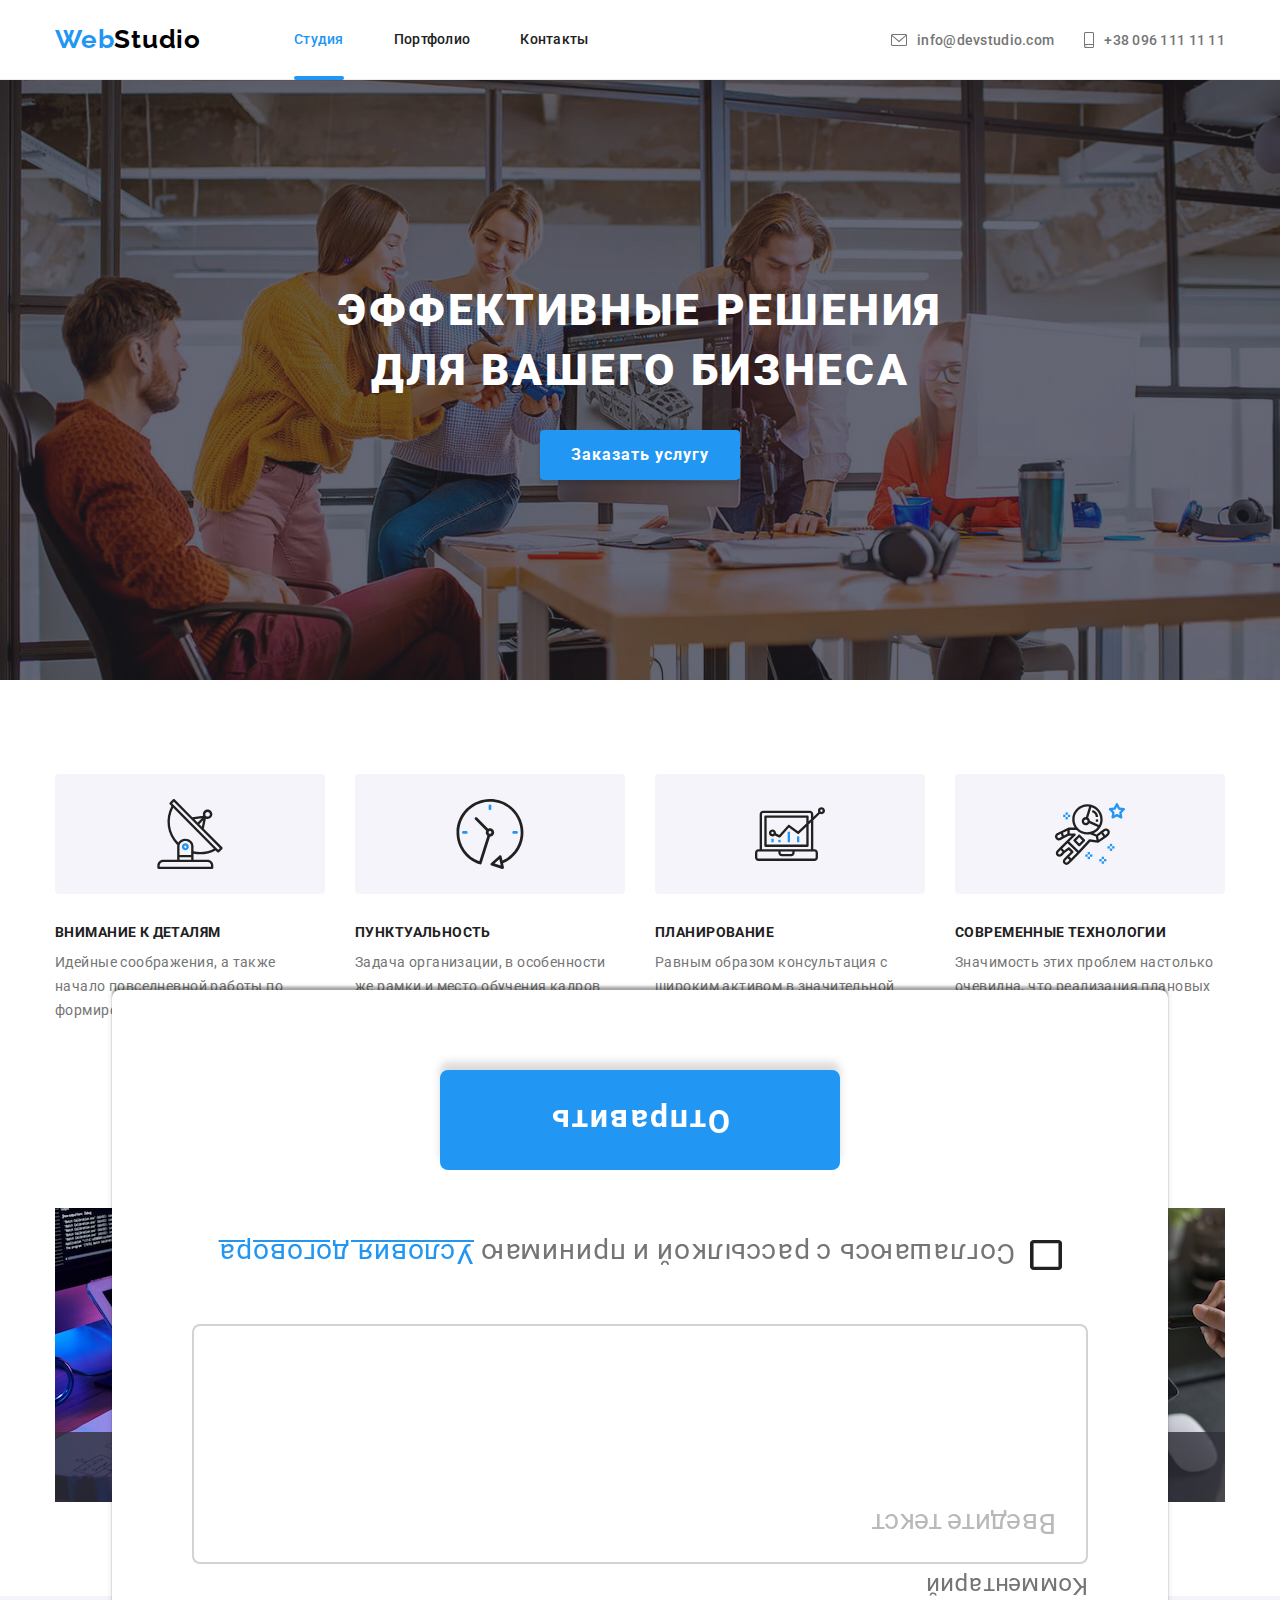
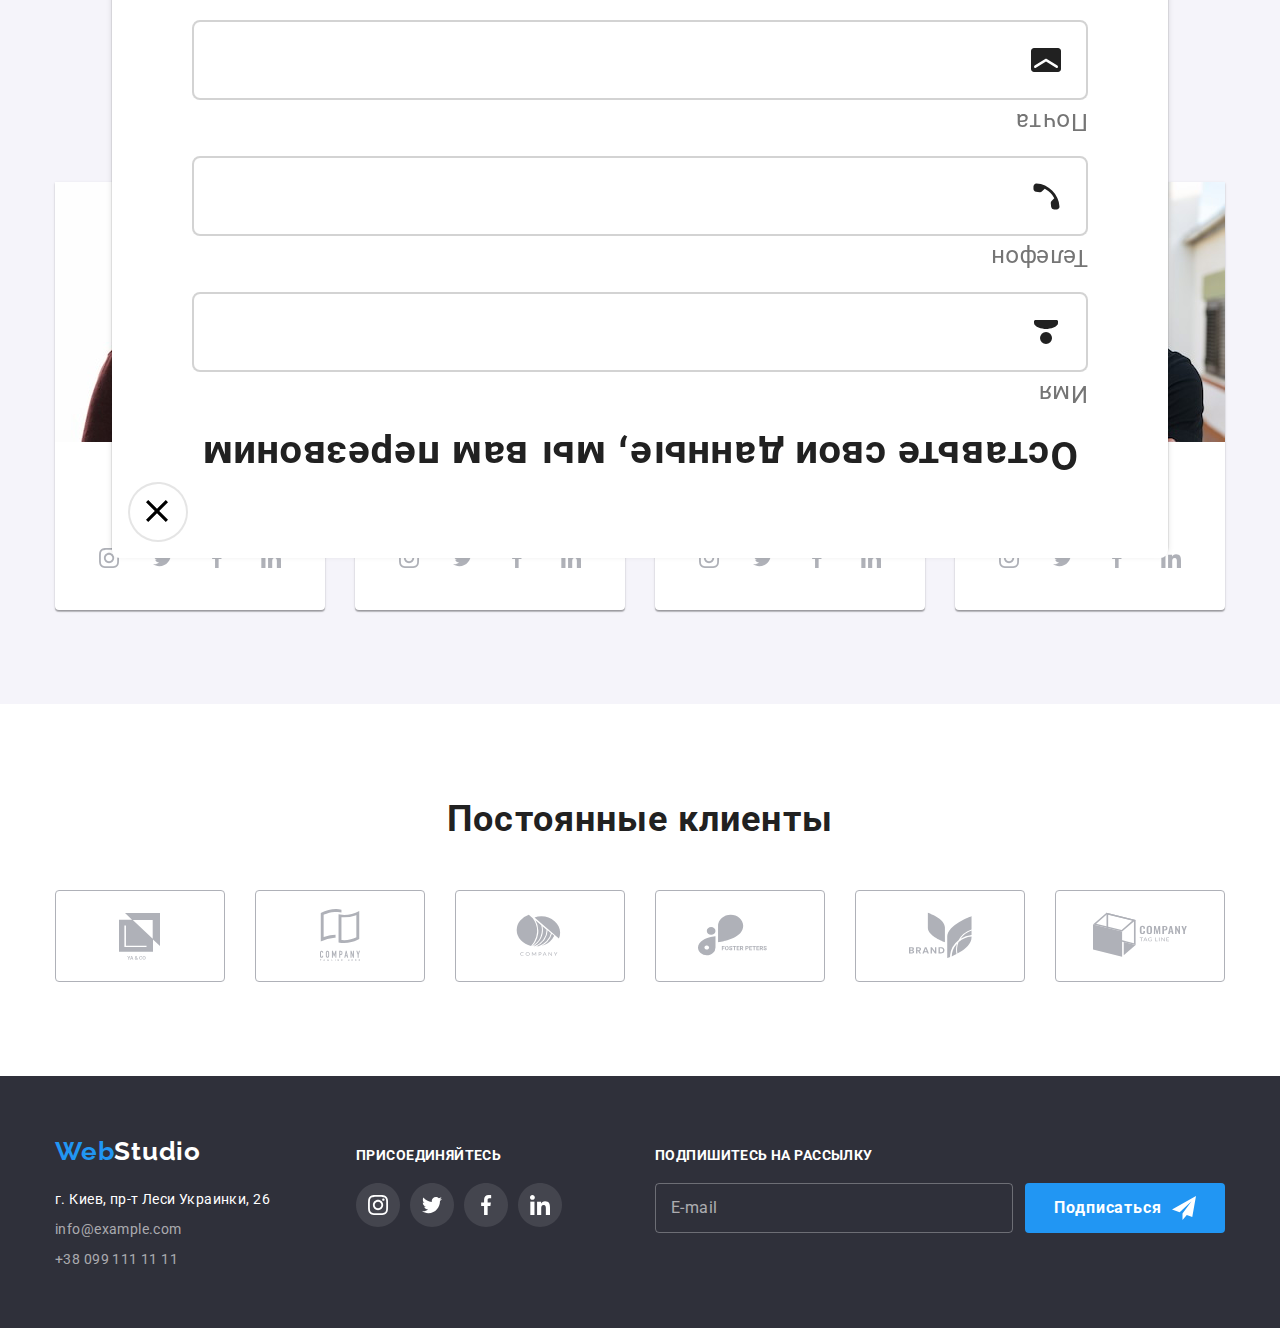
<file: index.html>
<!DOCTYPE html>
<html lang="ru">
  <head>
    <meta charset="UTF-8" />
    <meta http-equiv="X-UA-Compatible" content="IE=Edge" />
    <meta name="viewport" content="width=device-width, initial-scale=1.0" />
    <title>goit-markup-hw</title>
    <link rel="preconnect" href="https://fonts.googleapis.com" />
    <link rel="preconnect" href="https://fonts.gstatic.com" crossorigin />
    <link href="https://fonts.googleapis.com/css2?family=Raleway:wght@700&family=Roboto:wght@400;500;700;900&display=swap" rel="stylesheet" />
    <link rel="stylesheet" href="https://cdnjs.cloudflare.com/ajax/libs/modern-normalize/1.0.0/modern-normalize.min.css" />
    <link rel="stylesheet" href="css/main.min.css" />
  </head>

  <body>
    <!-- Header section -->
    <header class="header">
      <div class="container header__container">
        <a class="logo header__logo" href="#"> <span class="logo__part">Web</span>Studio</a>
        <div class="backdrop header__backdrop backdrop--hidden">
          <div class="header__modal-window modal-window header__modal-window--hidden" data-modal-window data-toggle-btn="data-toggle-mobile-menu" data-has-backdrop data-lock-body-scroll data-scroll-to="0">
            <nav class="main-menu header__main-menu">
              <ul class="main-menu__list">
                <li class="main-menu__item main-menu__item--selected">
                  <a class="main-menu__link" href="index.html">Студия</a>
                </li>
                <li class="main-menu__item">
                  <a class="main-menu__link" href="portfolio.html">Портфолио</a>
                </li>
                <li class="main-menu__item">
                  <a class="main-menu__link" href="contacts.html">Контакты</a>
                </li>
              </ul>
            </nav>
            <ul class="header__address-list">
              <li class="header__address-item">
                <a class="header__address-link header__address-link--appearance-email" href="mailto:info@devstudio.com">
                  <svg class="header__address-icon header__address-icon-envelope" width="16" height="12">
                    <use href="images/icons.svg#envelope" />
                  </svg>
                  info@devstudio.com
                </a>
              </li>
              <li class="header__address-item">
                <a class="header__address-link header__address-link--appearance-phone" href="tel:+380961111111">
                  <svg class="header__address-icon header__address-icon-phone" width="10" height="16">
                    <use href="images/icons.svg#smartphone" />
                  </svg>
                  +38&nbsp;096&nbsp;111&nbsp;11&nbsp;11
                </a>
              </li>
            </ul>
            <ul class="header__socials-list">
              <li class="header__socials-item">
                <a class="header__socials-link" href="">Instagram</a>
              </li>
              <li class="header__socials-item">
                <a class="header__socials-link" href="">Twitter</a>
              </li>
              <li class="header__socials-item">
                <a class="header__socials-link" href="">Facebook</a>
              </li>
              <li class="header__socials-item">
                <a class="header__socials-link" href="">LinkedIn</a>
              </li>
            </ul>
          </div>
        </div>
        <button class="header__mobile-menu-btn" data-toggle-mobile-menu>
          <svg class="header__mobile-menu-icon" width="40" height="40">
            <use href="images/icons.svg#header-menu-btn" />
          </svg>
        </button>
      </div>
    </header>

    <!-- Main section -->
    <main class="main-wrapper">
      <!-- Order section -->
      <section class="order">
        <h1 class="order__text">
          Эффективные решения<br />
          для вашего бизнеса
        </h1>
        <button class="button order__button" type="button" data-open-order-modal data-class-to-toggle="order_button">Заказать услугу</button>
      </section>
      <!-- Features section -->
      <section class="features section">
        <div class="container">
          <h2 class="title-h2 section__title-h2 hidden">Описание преимуществ</h2>
          <ul class="features__list wrappable">
            <li class="features__item">
              <div class="features__item-image-wrapper">
                <svg class="features__item-icon" width="70" height="70">
                  <use href="images/icons.svg#antenna" />
                </svg>
              </div>
              <h3 class="features__item-name">Внимание к деталям</h3>
              <p class="features__item-desc">Идейные соображения, а также начало повседневной работы по формированию позиции.</p>
            </li>
            <li class="features__item">
              <div class="features__item-image-wrapper">
                <svg class="features__item-icon" width="70" height="70">
                  <use href="images/icons.svg#clock" />
                </svg>
              </div>
              <h3 class="features__item-name">Пунктуальность</h3>
              <p class="features__item-desc">Задача организации, в особенности же рамки и место обучения кадров влечет за собой</p>
            </li>
            <li class="features__item">
              <div class="features__item-image-wrapper">
                <svg class="features__item-icon" width="70" height="70">
                  <use href="images/icons.svg#diagram" />
                </svg>
              </div>
              <h3 class="features__item-name">Планирование</h3>
              <p class="features__item-desc">Равным образом консультация с широким активом в значительной степени обуславливает.</p>
            </li>
            <li class="features__item">
              <div class="features__item-image-wrapper">
                <svg class="features__item-icon" width="70" height="70">
                  <use href="images/icons.svg#astronaut" />
                </svg>
              </div>
              <h3 class="features__item-name">Современные технологии</h3>
              <p class="features__item-desc">Значимость этих проблем настолько очевидна, что реализация плановых заданий.</p>
            </li>
          </ul>
        </div>
      </section>
      <!-- Targets section -->
      <section class="targets targets--no-padding-top section">
        <div class="container">
          <h2 class="title-h2 section__title-h2">Чем мы занимаемся</h2>
          <ul class="targets__list wrappable">
            <li class="targets__item">
              <img
                class="targets__img"
                srcset="images/370/about-us1.jpg 1x, images/740/about-us1.jpg 2x, images/about-us1.jpg 3x"
                src="images/about-us1.jpg"
                alt="Компьютеры 1"
              />
              <div class="targets__overlay">
                <p class="targets__desc">Десктопные приложения</p>
              </div>
            </li>
            <li class="targets__item">
              <img
                class="targets__img"
                srcset="images/370/about-us2.jpg 1x, images/740/about-us2.jpg 2x, images/about-us2.jpg 3x"
                src="images/about-us2.jpg"
                alt="Компьютеры 2"
              />
              <div class="targets__overlay">
                <p class="targets__desc">Мобильные приложения</p>
              </div>
            </li>
            <li class="targets__item">
              <img
                class="targets__img"
                srcset="images/370/about-us3.jpg 1x, images/740/about-us3.jpg 2x, images/about-us3.jpg 3x"
                src="images/about-us3.jpg"
                alt="Компьютеры 3"
              />
              <div class="targets__overlay">
                <p class="targets__desc">Дизайнерские решения</p>
              </div>
            </li>
          </ul>
        </div>
      </section>
      <!-- Team section -->
      <section class="team section">
        <div class="container">
          <h2 class="title-h2 section__title-h2">Наша команда</h2>
          <ul class="team__members wrappable">
            <li class="team-member">
              <!-- sizes="(min-width: 1200px) 270px, (min-width: 768px) 354px, (min-width: 480px) 450px, 900px" -->
                
              <img
                class="team-member__img"
                srcset="images/270/member1.jpg 270w, images/450/member1.jpg 450w , images/540/member1.jpg 540w, images/900/member1.jpg 900w, images/member1.jpg 1433w"
                sizes="(max-width: 300px) 270px, (max-width: 1199px) 450px, 270px"
                src="images/member1.jpg"
                alt="Игорь Демьяненко"
              />
              <div class="team-member__info">
                <h3 class="team-member__name">Игорь Демьяненко</h3>
                <p class="team-member__role">Product Designer</p>
                <ul class="socials">
                  <li class="socials__item">
                    <a class="socials__btn" href="">
                      <svg class="socials__btn-icon" width="44" height="44">
                        <use class="socials__btn-icon-res" href="images/icons.svg#instagram-btn" />
                      </svg>
                    </a>
                  </li>
                  <li class="socials__item">
                    <a class="socials__btn" href="">
                      <svg class="socials__btn-icon" width="44" height="44">
                        <use class="socials__btn-icon-res" href="images/icons.svg#twitter-btn" />
                      </svg>
                    </a>
                  </li>
                  <li class="socials__item">
                    <a class="socials__btn" href="">
                      <svg class="socials__btn-icon" width="44" height="44">
                        <use class="socials__btn-icon-res" href="images/icons.svg#facebook-btn" />
                      </svg>
                    </a>
                  </li>
                  <li class="socials__item">
                    <a class="socials__btn" href="">
                      <svg class="socials__btn-icon" width="44" height="44">
                        <use class="socials__btn-icon-res" href="images/icons.svg#linkedin-btn" />
                      </svg>
                    </a>
                  </li>
                </ul>
              </div>
            </li>
            <li class="team-member">
              <img
                class="team-member__img"
                srcset="images/270/member2.jpg 270w, images/450/member2.jpg 450w , images/540/member2.jpg 540w, images/900/member2.jpg 900w, images/member2.jpg 1433w"
                sizes="(max-width: 300px) 270px, (max-width: 1199px) 450px, 270px"
                src="images/member2.jpg"
                alt="Ольга Репина"
              />
              <div class="team-member__info">
                <h3 class="team-member__name">Ольга Репина</h3>
                <p class="team-member__role">Frontend Developer</p>
                <ul class="socials">
                  <li class="socials__item">
                    <a class="socials__btn" href="">
                      <svg class="socials__btn-icon" width="44" height="44">
                        <use class="socials__btn-icon-res" href="images/icons.svg#instagram-btn" />
                      </svg>
                    </a>
                  </li>
                  <li class="socials__item">
                    <a class="socials__btn" href="">
                      <svg class="socials__btn-icon" width="44" height="44">
                        <use class="socials__btn-icon-res" href="images/icons.svg#twitter-btn" />
                      </svg>
                    </a>
                  </li>
                  <li class="socials__item">
                    <a class="socials__btn" href="">
                      <svg class="socials__btn-icon" width="44" height="44">
                        <use class="socials__btn-icon-res" href="images/icons.svg#facebook-btn" />
                      </svg>
                    </a>
                  </li>
                  <li class="socials__item">
                    <a class="socials__btn" href="">
                      <svg class="socials__btn-icon" width="44" height="44">
                        <use class="socials__btn-icon-res" href="images/icons.svg#linkedin-btn" />
                      </svg>
                    </a>
                  </li>
                </ul>
              </div>
            </li>
            <li class="team-member">
              <img
                class="team-member__img"
                srcset="images/270/member3.jpg 270w, images/450/member3.jpg 450w , images/540/member3.jpg 540w, images/900/member3.jpg 900w, images/member3.jpg 1433w"
                sizes="(max-width: 300px) 270px, (max-width: 1199px) 450px, 270px"
                src="images/member3.jpg"
                alt="Николай Тарасов"
              />
              <div class="team-member__info">
                <h3 class="team-member__name">Николай Тарасов</h3>
                <p class="team-member__role">Marketing</p>
                <ul class="socials">
                  <li class="socials__item">
                    <a class="socials__btn" href="">
                      <svg class="socials__btn-icon" width="44" height="44">
                        <use class="socials__btn-icon-res" href="images/icons.svg#instagram-btn" />
                      </svg>
                    </a>
                  </li>
                  <li class="socials__item">
                    <a class="socials__btn" href="">
                      <svg class="socials__btn-icon" width="44" height="44">
                        <use class="socials__btn-icon-res" href="images/icons.svg#twitter-btn" />
                      </svg>
                    </a>
                  </li>
                  <li class="socials__item">
                    <a class="socials__btn" href="">
                      <svg class="socials__btn-icon" width="44" height="44">
                        <use class="socials__btn-icon-res" href="images/icons.svg#facebook-btn" />
                      </svg>
                    </a>
                  </li>
                  <li class="socials__item">
                    <a class="socials__btn" href="">
                      <svg class="socials__btn-icon" width="44" height="44">
                        <use class="socials__btn-icon-res" href="images/icons.svg#linkedin-btn" />
                      </svg>
                    </a>
                  </li>
                </ul>
              </div>
            </li>
            <li class="team-member">
              <img
                class="team-member__img"
                srcset="images/270/member4.jpg 270w, images/450/member4.jpg 450w , images/540/member4.jpg 540w, images/900/member4.jpg 900w, images/member4.jpg 1433w"
                sizes="(max-width: 300px) 270px, (max-width: 1199px) 450px, 270px"
                src="images/member4.jpg"
                alt="Михаил Ермаков"
              />
              <div class="team-member__info">
                <h3 class="team-member__name">Михаил Ермаков</h3>
                <p class="team-member__role">UI Designer</p>
                <ul class="socials">
                  <li class="socials__item">
                    <a class="socials__btn" href="">
                      <svg class="socials__btn-icon" width="44" height="44">
                        <use class="socials__btn-icon-res" href="images/icons.svg#instagram-btn" />
                      </svg>
                    </a>
                  </li>
                  <li class="socials__item">
                    <a class="socials__btn" href="">
                      <svg class="socials__btn-icon" width="44" height="44">
                        <use class="socials__btn-icon-res" href="images/icons.svg#twitter-btn" />
                      </svg>
                    </a>
                  </li>
                  <li class="socials__item">
                    <a class="socials__btn" href="">
                      <svg class="socials__btn-icon" width="44" height="44">
                        <use class="socials__btn-icon-res" href="images/icons.svg#facebook-btn" />
                      </svg>
                    </a>
                  </li>
                  <li class="socials__item">
                    <a class="socials__btn" href="">
                      <svg class="socials__btn-icon" width="44" height="44">
                        <use class="socials__btn-icon-res" href="images/icons.svg#linkedin-btn" />
                      </svg>
                    </a>
                  </li>
                </ul>
              </div>
            </li>
          </ul>
        </div>
      </section>
      <!-- Clients section -->
      <section class="clients section">
        <div class="container">
          <h2 class="title-h2 section__title-h2">Постоянные клиенты</h2>
          <ul class="clients__list wrappable">
            <li class="clients__item">
              <a class="clients__link" href="">
                <svg class="clients__icon" width="106" height="60">
                  <use class="clients__icon-icon-res" href="images/icons.svg#company1" />
                </svg>
              </a>
            </li>
            <li class="clients__item">
              <a class="clients__link" href="">
                <svg class="clients__icon" width="106" height="60">
                  <use class="clients__icon-icon-res" href="images/icons.svg#company2" />
                </svg>
              </a>
            </li>
            <li class="clients__item">
              <a class="clients__link" href="">
                <svg class="clients__icon" width="106" height="60">
                  <use class="clients__icon-icon-res" href="images/icons.svg#company3" />
                </svg>
              </a>
            </li>
            <li class="clients__item">
              <a class="clients__link" href="">
                <svg class="clients__icon" width="106" height="60">
                  <use class="clients__icon-icon-res" href="images/icons.svg#company4" />
                </svg>
              </a>
            </li>
            <li class="clients__item">
              <a class="clients__link" href="">
                <svg class="clients__icon" width="106" height="60">
                  <use class="clients__icon-icon-res" href="images/icons.svg#company5" />
                </svg>
              </a>
            </li>
            <li class="clients__item">
              <a class="clients__link" href="">
                <svg class="clients__icon" width="106" height="60">
                  <use class="clients__icon-icon-res" href="images/icons.svg#company6" />
                </svg>
              </a>
            </li>
          </ul>
        </div>
      </section>
    </main>
    <!-- Footer section -->
    <footer class="footer">
      <div class="container footer__container">
        <div class="footer__logo-address">
          <a class="logo footer__logo" href=""><span class="logo__part">Web</span>Studio</a>
          <address class="footer__address">
            <ul class="footer__address-list">
              <li class="footer__address-item">
                <p class="footer__address-address">г. Киев, пр-т Леси Украинки, 26</p>
              </li>
              <li class="footer__address-item">
                <a class="footer__address-link" href="mailto:info@example.com">info@example.com</a>
              </li>
              <li class="footer__address-item">
                <a class="footer__address-link" href="tel:+380991111111">+38&nbsp;099&nbsp;111&nbsp;11&nbsp;11</a>
              </li>
            </ul>
          </address>
        </div>
        <div class="footer__socials">
          <p class="footer__socials-title">Присоединяйтесь</p>
          <ul class="socials">
            <li class="socials__item">
              <a class="socials__btn" href="">
                <svg class="socials__btn-icon" width="44px" height="44px">
                  <use class="socials__btn-icon-res footer__socials__btn-icon-res" href="images/icons.svg#instagram-btn" />
                </svg>
              </a>
            </li>
            <li class="socials__item">
              <a class="socials__btn" href="">
                <svg class="socials__btn-icon" width="44px" height="44px">
                  <use class="socials__btn-icon-res footer__socials__btn-icon-res" href="images/icons.svg#twitter-btn" />
                </svg>
              </a>
            </li>
            <li class="socials__item">
              <a class="socials__btn" href="">
                <svg class="socials__btn-icon" width="44px" height="44px">
                  <use class="socials__btn-icon-res footer__socials__btn-icon-res" href="images/icons.svg#facebook-btn" />
                </svg>
              </a>
            </li>
            <li class="socials__item">
              <a class="socials__btn" href="">
                <svg class="socials__btn-icon" width="44px" height="44px">
                  <use class="socials__btn-icon-res footer__socials__btn-icon-res" href="images/icons.svg#linkedin-btn" />
                </svg>
              </a>
            </li>
          </ul>
        </div>
        <form class="subscribe footer__subscribe" method="post" action="javascript:void(0);">
          <label class="subscribe__title" for="subscribe">Подпишитесь на рассылку</label>
          <div class="subscribe__wrapper">
            <input class="subscribe__email" type="email" name="subscribe" id="subscribe" required placeholder="E-mail" />
            <button class="button subscribe__button" type="submit">
              Подписаться
              <svg class="subscribe__btn-icon" width="24px" height="24px">
                <use class="subscribe__btn-icon-res" href="images/icons.svg#send" />
              </svg>
            </button>
          </div>
        </form>
      </div>
    </footer>

    <!-- Order modal window -->
    <div class="backdrop backdrop--hidden">
      <div class="modal-window order__modal-window order__modal-window--hidden" data-modal-window data-open-btn="data-open-order-modal" data-close-btn="data-close-order-modal" data-class-to-toggle="order__modal-window" data-lock-body-scroll data-backdrop-closes>
        <form class="order-form" method="post" action="javascript:void(0);">
          <p class="order-form__title">Оставьте свои данные, мы вам перезвоним</p>
          <label class="order-form__field">
            Имя
            <input class="order-form__field-data" type="text" name="name" required />
            <svg class="order-form__field-icon" width="18px" height="18px">
              <use href="images/icons.svg#modal-person" />
            </svg>
          </label>
          <label class="order-form__field">
            Телефон
            <input class="order-form__field-data" type="tel" name="phone" required />
            <svg class="order-form__field-icon" width="18px" height="18px">
              <use href="images/icons.svg#modal-phone" />
            </svg>
          </label>
          <label class="order-form__field">
            Почта
            <input class="order-form__field-data" type="email" name="email" />
            <svg class="order-form__field-icon" width="18px" height="18px">
              <use href="images/icons.svg#modal-email" />
            </svg>
          </label>
          <label class="order-form__field">
            Комментарий
            <textarea class="order-form__field-comment" name="form-commentary" cols="30" rows="10" placeholder="Введите текст"></textarea>
          </label>
          <label class="order-form__field order-form__field--appearance-terms">
            <input class="order-form__terms-cb hidden" type="checkbox" name="terms" required />
            <svg class="order-form__checkmark-icon" width="16px" height="15px">
              <use href="images/icons.svg#checkbox" />
            </svg>
            Соглашаюсь с рассылкой и принимаю
            <a class="order-form__link" href="#" target="_blank">Условия договора</a>
          </label>
          <button class="button order-form__submit-btn" type="submit">Отправить</button>
        </form>
        <button class="modal-window__close-btn" type="button" data-close-order-modal>
          <svg class="modal-window__close-icon" width="11px" height="11px">
            <use href="images/icons.svg#cross" />
          </svg>
        </button>
      </div>
    </div>
    <script src="./js/modal.js"></script>
  </body>
</html>
</file>
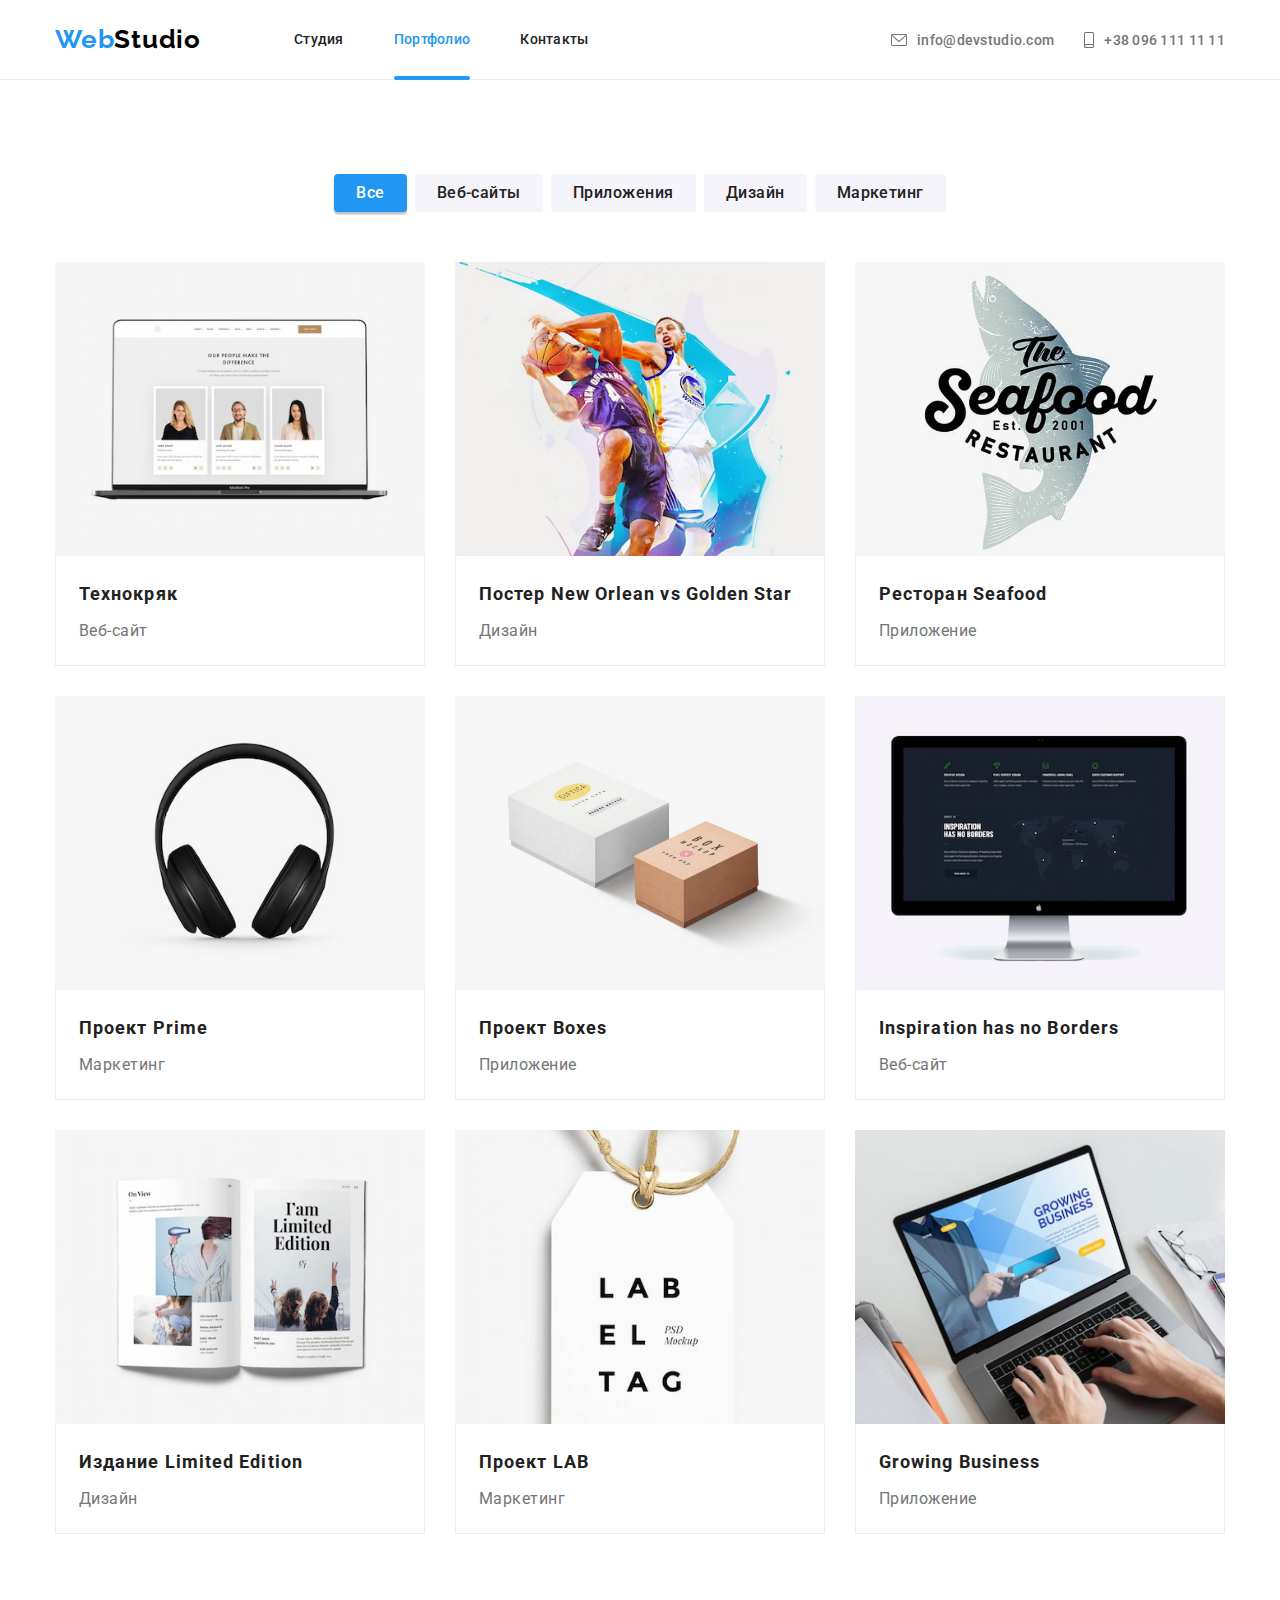
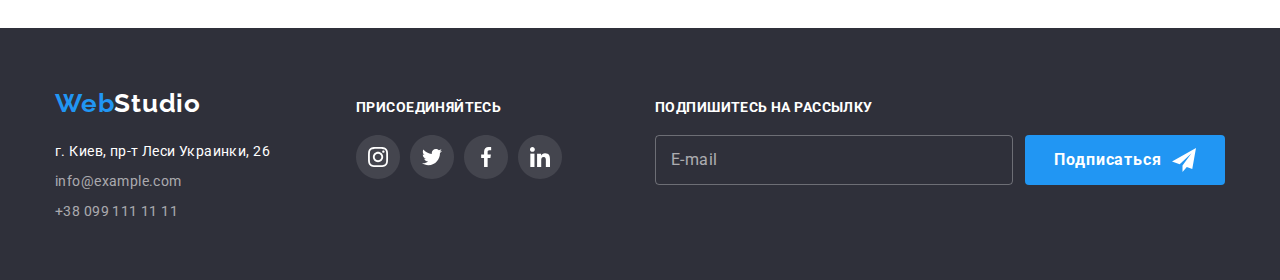
<file: portfolio.html>
<!DOCTYPE html>
<html lang="ru">
  <head>
    <meta charset="UTF-8" />
    <meta http-equiv="X-UA-Compatible" content="IE=Edge" />
    <meta name="viewport" content="width=device-width, initial-scale=1.0" />
    <title>goit-markup-hw</title>
    <link rel="preconnect" href="https://fonts.googleapis.com" />
    <link rel="preconnect" href="https://fonts.gstatic.com" crossorigin />
    <link href="https://fonts.googleapis.com/css2?family=Raleway:wght@700&family=Roboto:wght@400;500;700;900&display=swap" rel="stylesheet" />
    <link rel="stylesheet" href="https://cdnjs.cloudflare.com/ajax/libs/modern-normalize/1.0.0/modern-normalize.min.css" />
    <link rel="stylesheet" href="css/main.min.css" />
  </head>

  <body>
    <!-- Header section -->
    <header class="header">
      <div class="container header__container">
        <a class="logo header__logo" href="#"> <span class="logo__part">Web</span>Studio</a>
        <div class="backdrop header__backdrop backdrop--hidden">
          <div class="header__modal-window modal-window header__modal-window--hidden" data-modal-window data-toggle-btn="data-toggle-mobile-menu" data-has-backdrop data-lock-body-scroll data-scroll-to="0">
            <nav class="main-menu header__main-menu">
              <ul class="main-menu__list">
                <li class="main-menu__item">
                  <a class="main-menu__link" href="index.html">Студия</a>
                </li>
                <li class="main-menu__item main-menu__item--selected">
                  <a class="main-menu__link" href="portfolio.html">Портфолио</a>
                </li>
                <li class="main-menu__item">
                  <a class="main-menu__link" href="contacts.html">Контакты</a>
                </li>
              </ul>
            </nav>
            <ul class="header__address-list">
              <li class="header__address-item">
                <a class="header__address-link header__address-link--appearance-email" href="mailto:info@devstudio.com">
                  <svg class="header__address-icon header__address-icon-envelope" width="16" height="12">
                    <use href="images/icons.svg#envelope" />
                  </svg>
                  info@devstudio.com
                </a>
              </li>
              <li class="header__address-item">
                <a class="header__address-link header__address-link--appearance-phone" href="tel:+380961111111">
                  <svg class="header__address-icon header__address-icon-phone" width="10" height="16">
                    <use href="images/icons.svg#smartphone" />
                  </svg>
                  +38&nbsp;096&nbsp;111&nbsp;11&nbsp;11
                </a>
              </li>
            </ul>
            <ul class="header__socials-list">
              <li class="header__socials-item">
                <a class="header__socials-link" href="">Instagram</a>
              </li>
              <li class="header__socials-item">
                <a class="header__socials-link" href="">Twitter</a>
              </li>
              <li class="header__socials-item">
                <a class="header__socials-link" href="">Facebook</a>
              </li>
              <li class="header__socials-item">
                <a class="header__socials-link" href="">LinkedIn</a>
              </li>
            </ul>
          </div>
        </div>
        <button class="header__mobile-menu-btn" data-toggle-mobile-menu>
          <svg class="header__mobile-menu-icon" width="40" height="40">
            <use href="images/icons.svg#header-menu-btn" />
          </svg>
        </button>
      </div>
    </header>
    <!-- Main section -->
    <main class="main-wrapper">
      <!-- Projects section -->
      <section class="projects section">
        <div class="container">
          <h1 class="projects__title hidden">Портфолио</h1>
          <ul class="projects__filter">
            <li class="projects__filter-item">
              <button class="button projects__filter-btn projects__filter-btn--selected" id="proj-filter-all" type="button">Все</button>
            </li>
            <li class="projects__filter-item">
              <button class="button projects__filter-btn" id="proj-filter-web" type="button">Веб-сайты</button>
            </li>
            <li class="projects__filter-item">
              <button class="button projects__filter-btn" id="proj-filter-app" type="button">Приложения</button>
            </li>
            <li class="projects__filter-item">
              <button class="button projects__filter-btn" id="proj-filter-design" type="button">Дизайн</button>
            </li>
            <li class="projects__filter-item">
              <button class="button projects__filter-btn" id="proj-filter-mark" type="button">Маркетинг</button>
            </li>
          </ul>
          <ul class="projects__list wrappable">
            <li class="project">
              <a class="project__link" href="">
                <div class="project__img-wrapper">
                  <img
                    class="project__img"
                    srcset="images/450/project1.jpg 1x, images/project1.jpg 2x"
                    src="images/project1.jpg"
                    alt="Проект 1"
                  />
                  <div class="project__img-overlay">Ресурс предлагает комплексные предложения с разным уровнем функционала и сервисов. Всё это позволит посетителю получить исчерпывающие сведения о компании или частном лице.</div>
                </div>
                <div class="project__description">
                  <h3 class="project__name">Технокряк</h3>
                  <p class="project__type">Веб-сайт</p>
                </div>
              </a>
            </li>
            <li class="project">
              <a class="project__link" href="">
                <div class="project__img-wrapper">
                  <img
                    class="project__img project__img--second"
                    srcset="images/450/project2.jpg 1x, images/900/project2.jpg 2x, images/project2.jpg 3x"
                    src="images/project2.jpg"
                    alt="Проект 2"
                  />
                  <div class="project__img-overlay">Lorem ipsum dolor sit amet consectetur adipisicing elit. Cupiditate ab voluptate cum! Ab, quia nesciunt, sequi aut id voluptatem earum et cumque illum excepturi autem iusto iure.</div>
                </div>
                <div class="project__description">
                  <h3 class="project__name">Постер New Orlean vs Golden Star</h3>
                  <p class="project__type">Дизайн</p>
                </div>
              </a>
            </li>
            <li class="project">
              <a class="project__link" href="">
                <div class="project__img-wrapper">
                  <!-- Исходная картинка сжата настолько, что нет смысла делать версии разных размеров -->
                  <img class="project__img" src="images/project3.jpg" alt="Проект 3" />
                  <div class="project__img-overlay">Sint consectetur, beatae quae quos debitis eveniet minima, blanditiis totam optio, vero soluta doloribus impedit perspiciatis eos repellat harum perferendis dolores animi nobis.</div>
                </div>
                <div class="project__description">
                  <h3 class="project__name">Ресторан Seafood</h3>
                  <p class="project__type">Приложение</p>
                </div>
              </a>
            </li>
            <li class="project">
              <a class="project__link" href="">
                <div class="project__img-wrapper">
                  <img
                    class="project__img"
                    srcset="images/450/project4.jpg 1x, images/900/project4.jpg 2x, images/project4.jpg 3x"
                    src="images/project4.jpg"
                    alt="Проект 4"
                  />
                  <div class="project__img-overlay">Exercitationem aliquid? Corporis esse ab unde aliquam alias eius explicabo iure ipsum atque quod? Veritatis autem quaerat repellat ducimus unde doloremque.</div>
                </div>
                <div class="project__description">
                  <h3 class="project__name">Проект Prime</h3>
                  <p class="project__type">Маркетинг</p>
                </div>
              </a>
            </li>
            <li class="project">
              <a class="project__link" href="">
                <div class="project__img-wrapper">
                  <img
                    class="project__img"
                    srcset="images/450/project1.jpg 5x, images/900/project5.jpg 2x, images/project5.jpg 3x"
                    src="images/project5.jpg"
                    alt="Проект 5"
                  />
                  <div class="project__img-overlay">Exercitationem itaque numquam illum voluptates at non sit, consequatur saepe, aspernatur veniam rerum maxime, corrupti esse cupiditate dolorum nesciunt libero?</div>
                </div>
                <div class="project__description">
                  <h3 class="project__name">Проект Boxes</h3>
                  <p class="project__type">Приложение</p>
                </div>
              </a>
            </li>
            <li class="project">
              <a class="project__link" href="">
                <div class="project__img-wrapper">
                  <img
                    class="project__img"
                    srcset="images/450/project6.jpg 1x, images/900/project6.jpg 2x, images/project6.jpg 3x"
                    src="images/project6.jpg"
                    alt="Проект 6"
                  />
                  <div class="project__img-overlay">Quis dolore minus aliquid harum dolor incidunt cumque perferendis animi consequatur itaque sint vero, qui voluptatibus hic maiores provident exercitationem.</div>
                </div>
                <div class="project__description">
                  <h3 class="project__name">Inspiration has no Borders</h3>
                  <p class="project__type">Веб-сайт</p>
                </div>
              </a>
            </li>
            <li class="project">
              <a class="project__link" href="">
                <div class="project__img-wrapper">
                  <img
                    class="project__img"
                    srcset="images/450/project7.jpg 1x, images/project7.jpg 2x"
                    src="images/project7.jpg"
                    alt="Проект 7"
                  />
                  <div class="project__img-overlay">At tempore ex, ratione nisi totam? Consectetur exercitationem atque molestias deserunt delectus vitae, alias placeat quam eligendi excepturi voluptates omnis.</div>
                </div>
                <div class="project__description">
                  <h3 class="project__name">Издание Limited Edition</h3>
                  <p class="project__type">Дизайн</p>
                </div>
              </a>
            </li>
            <li class="project">
              <a class="project__link" href="">
                <div class="project__img-wrapper">
                  <img
                    class="project__img"
                    srcset="images/450/project8.jpg 1x, images/project8.jpg 2x"
                    src="images/project8.jpg"
                    alt="Проект 8"
                  />
                  <div class="project__img-overlay">Facilis quae aperiam, voluptate neque sunt sit, ipsa eum nihil similique, aliquid nulla impedit praesentium voluptates? Inventore repudiandae vitae ea eaque deleniti magni nostrum itaque.</div>
                </div>
                <div class="project__description">
                  <h3 class="project__name">Проект LAB</h3>
                  <p class="project__type">Маркетинг</p>
                </div>
              </a>
            </li>
            <li class="project">
              <a class="project__link" href="">
                <div class="project__img-wrapper">
                  <img
                    class="project__img"
                    srcset="images/450/project9.jpg 1x, images/900/project9.jpg 2x, images/project9.jpg 3x"
                    src="images/project9.jpg"
                    alt="Проект 9"
                  />
                  <div class="project__img-overlay">Nemo tempora ipsum neque praesentium, alias fugiat pariatur est quisquam blanditiis sunt iure nobis? Repellat voluptatibus illum impedit tenetur natus excepturi aliquid tempore.</div>
                </div>
                <div class="project__description">
                  <h3 class="project__name">Growing Business</h3>
                  <p class="project__type">Приложение</p>
                </div>
              </a>
            </li>
          </ul>
        </div>
      </section>
    </main>

    <!-- Footer section -->
    <footer class="footer">
      <div class="container footer__container">
        <div class="footer__logo-address">
          <a class="logo footer__logo" href=""><span class="logo__part">Web</span>Studio</a>
          <address class="footer__address">
            <ul class="footer__address-list">
              <li class="footer__address-item">
                <p class="footer__address-address">г. Киев, пр-т Леси Украинки, 26</p>
              </li>
              <li class="footer__address-item">
                <a class="footer__address-link" href="mailto:info@example.com">info@example.com</a>
              </li>
              <li class="footer__address-item">
                <a class="footer__address-link" href="tel:+380991111111">+38&nbsp;099&nbsp;111&nbsp;11&nbsp;11</a>
              </li>
            </ul>
          </address>
        </div>
        <div class="footer__socials">
          <p class="footer__socials-title">Присоединяйтесь</p>
          <ul class="socials">
            <li class="socials__item">
              <a class="socials__btn" href="">
                <svg class="socials__btn-icon" width="44px" height="44px">
                  <use class="socials__btn-icon-res footer__socials__btn-icon-res" href="images/icons.svg#instagram-btn" />
                </svg>
              </a>
            </li>
            <li class="socials__item">
              <a class="socials__btn" href="">
                <svg class="socials__btn-icon" width="44px" height="44px">
                  <use class="socials__btn-icon-res footer__socials__btn-icon-res" href="images/icons.svg#twitter-btn" />
                </svg>
              </a>
            </li>
            <li class="socials__item">
              <a class="socials__btn" href="">
                <svg class="socials__btn-icon" width="44px" height="44px">
                  <use class="socials__btn-icon-res footer__socials__btn-icon-res" href="images/icons.svg#facebook-btn" />
                </svg>
              </a>
            </li>
            <li class="socials__item">
              <a class="socials__btn" href="">
                <svg class="socials__btn-icon" width="44px" height="44px">
                  <use class="socials__btn-icon-res footer__socials__btn-icon-res" href="images/icons.svg#linkedin-btn" />
                </svg>
              </a>
            </li>
          </ul>
        </div>
        <form class="subscribe footer__subscribe" method="post" action="javascript:void(0);">
          <label class="subscribe__title" for="subscribe">Подпишитесь на рассылку</label>
          <div class="subscribe__wrapper">
            <input class="subscribe__email" type="email" name="subscribe" id="subscribe" required placeholder="E-mail" />
            <button class="button subscribe__button" type="submit">
              Подписаться
              <svg class="subscribe__btn-icon" width="24px" height="24px">
                <use class="subscribe__btn-icon-res" href="images/icons.svg#send" />
              </svg>
            </button>
          </div>
        </form>
      </div>
    </footer>
    <script src="./js/modal.js"></script>
  </body>
</html>
</file>
<file: css/main.min.css>
:root{--containerPadding: 15px;--spacer: 30px;--mobile-menu-indent: 32px;--baseFontSize: 14px;--baseFontFamily: "Roboto", sans-serif;--baseLetterSpacing: 0.03em;--anim-speed: 250ms;--anim-fn: cubic-bezier(0.4, 0, 0.2, 1);--background-c: #e5e5e5;--prima-c-values: 33, 150, 243;--prima-c: rgb(var(--prima-c-values));--prima-c2: #188ce8;--gray-bg: 47, 48, 58;--light-gray: #f5f4fa;--light-gray2: #afb1b8;--light-gray3: #eceaef;--targets-overlay-c: rgba(47, 48, 58, 0.8);--white-c-values: 255, 255, 255;--white-c: rgb(var(--white-c-values));--black-c-values: 0, 0, 0;--black-c: rgb(var(--black-c-values));--border-c1: #ececec;--border-c2: #eee;--text-c-1-values: 33, 33, 33;--text-c-1: rgb(var(--text-c-1-values));--text-c-2-values: 117, 117, 117;--text-c-2: rgb(var(--text-c-2-values))}@media screen and (min-width: 0px){:root{--featureColumns: 1;--teamColumns: 1;--targetColumns: 3;--clientColumns: 2;--projectColumns: 1;--containerWidth: 480px;--teamMemberBottomPadding: ;--teamMemberImgAspect: 450 / 460;--projectImgAspect: 450 / 294;--sectionPadding: 60px;--minorMargin: 30px}}@media screen and (min-width: 480px){:root{--featureColumns: 1;--teamColumns: 1;--targetColumns: 3;--clientColumns: 2;--projectColumns: 1;--containerWidth: 480px;--teamMemberBottomPadding: ;--teamMemberImgAspect: 450 / 460;--projectImgAspect: 450 / 294;--sectionPadding: 60px;--minorMargin: 30px}}@media screen and (min-width: 768px){:root{--featureColumns: 2;--teamColumns: 2;--targetColumns: 3;--clientColumns: 3;--projectColumns: 2;--containerWidth: 768px;--teamMemberBottomPadding: ;--teamMemberImgAspect: 354 / 374;--projectImgAspect: 354 / 294;--sectionPadding: 60px;--minorMargin: 30px}}@media screen and (min-width: 1200px){:root{--featureColumns: 4;--teamColumns: 4;--targetColumns: 3;--clientColumns: 6;--projectColumns: 3;--containerWidth: 1200px;--teamMemberBottomPadding: ;--teamMemberImgAspect: 270 / 260;--projectImgAspect: 370 / 294;--sectionPadding: 94px;--minorMargin: 50px}}:root{background-color:var(--background-c, #e5e5e5)}*,*::before,*::after{-webkit-box-sizing:border-box;box-sizing:border-box}h1,h2,h3,li,ul,p,label,button{padding:0;margin:0;font-size:inherit;font-weight:inherit}ul{list-style:none}a{text-decoration:none;color:inherit}svg{display:block}img,use{display:block;width:100%;height:auto}body{font-family:var(--baseFontFamily, "Roboto", sans-serif);font-size:var(--baseFontSize, 14px);letter-spacing:var(--baseLetterSpacing, 0.03);background-color:var(--white-c)}body.scroll-disabled{position:fixed;overflow-y:scroll;width:100%}.container{width:100%;padding-left:var(--containerPadding);padding-right:var(--containerPadding);margin-left:auto;margin-right:auto;max-width:var(--containerWidth)}.button[type=button],.button[type=submit]{cursor:pointer;border:none;border-radius:4px;font-size:calc(var(--baseFontSize)*1.1428571429)}.hidden{position:absolute;width:1px;height:1px;margin:-1px;border:0;padding:0;white-space:nowrap;-webkit-clip-path:inset(100%);clip-path:inset(100%);clip:rect(0 0 0 0);overflow:hidden}.section{padding-top:var(--sectionPadding);padding-bottom:var(--sectionPadding)}.title-h2{font-weight:700;font-size:calc(var(--baseFontSize)*2);line-height:1.1785714286;text-align:center;letter-spacing:.03em;color:var(--text-c-1)}@media screen and (min-width: 1200px){.title-h2{font-size:calc(var(--baseFontSize)*2.5714285714);line-height:1.1666666667}}.section__title-h2{margin-bottom:var(--minorMargin)}.wrappable{display:-webkit-box;display:-ms-flexbox;display:flex;-ms-flex-wrap:wrap;flex-wrap:wrap;margin-left:calc(-1*var(--spacer));margin-top:calc(-1*var(--spacer))}.wrappable>*{margin-left:var(--spacer);margin-top:var(--spacer)}.backdrop{position:fixed;top:0;left:0;right:0;bottom:0;z-index:100;background-color:rgba(var(--black-c-values), 0.2);-webkit-transition:background-color var(--anim-speed) var(--anim-fn);transition:background-color var(--anim-speed) var(--anim-fn)}.backdrop--hidden{pointer-events:none;background-color:rgba(var(--black-c-values), 0)}.modal-window{position:absolute;top:50%;left:50%;padding:40px;overflow:auto;background-color:var(--white-c);-webkit-box-shadow:0px 1px 3px rgba(0,0,0,.12),0px 1px 1px rgba(0,0,0,.14),0px 2px 1px rgba(0,0,0,.2);box-shadow:0px 1px 3px rgba(0,0,0,.12),0px 1px 1px rgba(0,0,0,.14),0px 2px 1px rgba(0,0,0,.2);border-radius:4px;-webkit-transform:translate(-50%, -50%);transform:translate(-50%, -50%);-webkit-transition:-webkit-transform var(--anim-speed) var(--anim-fn);transition:-webkit-transform var(--anim-speed) var(--anim-fn);transition:transform var(--anim-speed) var(--anim-fn);transition:transform var(--anim-speed) var(--anim-fn), -webkit-transform var(--anim-speed) var(--anim-fn)}.modal-window--hidden{pointer-events:none}.modal-window__close-btn{position:absolute;top:8px;right:8px;padding:0;width:30px;height:30px;background-color:var(--white-c);fill:var(--black-c);border:1px solid rgba(0,0,0,.1);border-radius:15px;-webkit-transition:fill var(--anim-speed) var(--anim-fn);transition:fill var(--anim-speed) var(--anim-fn)}.modal-window__close-btn:hover,.modal-window__close-btn:focus{fill:var(--prima-c)}.modal-window__close-icon{margin:0 auto}.header{border-bottom:1px solid var(--border-c1)}.header__container{display:-webkit-box;display:-ms-flexbox;display:flex;-webkit-box-pack:justify;-ms-flex-pack:justify;justify-content:space-between;-webkit-box-align:center;-ms-flex-align:center;align-items:center}@media screen and (max-width: 767px){.header__container{padding-top:10px;padding-bottom:9px}.header__modal-window{z-index:49;width:100%;height:100%;max-width:480px;min-width:-webkit-fit-content;min-width:-moz-fit-content;min-width:fit-content;padding-top:48px;padding-bottom:48px;display:-webkit-box;display:-ms-flexbox;display:flex;-webkit-box-orient:vertical;-webkit-box-direction:normal;-ms-flex-direction:column;flex-direction:column;-webkit-box-pack:justify;-ms-flex-pack:justify;justify-content:space-between;-webkit-transform:translate(-50%, -50%);transform:translate(-50%, -50%);-webkit-transition:-webkit-transform var(--anim-speed) cubic-bezier(0, 0, 0, 1);transition:-webkit-transform var(--anim-speed) cubic-bezier(0, 0, 0, 1);transition:transform var(--anim-speed) cubic-bezier(0, 0, 0, 1);transition:transform var(--anim-speed) cubic-bezier(0, 0, 0, 1), -webkit-transform var(--anim-speed) cubic-bezier(0, 0, 0, 1)}.header__modal-window--hidden{pointer-events:none;-webkit-transform:translate(-50%, calc(-150% - 200px));transform:translate(-50%, calc(-150% - 200px));-webkit-transition:-webkit-transform var(--anim-speed) cubic-bezier(0, 0, 1, 0);transition:-webkit-transform var(--anim-speed) cubic-bezier(0, 0, 1, 0);transition:transform var(--anim-speed) cubic-bezier(0, 0, 1, 0);transition:transform var(--anim-speed) cubic-bezier(0, 0, 1, 0), -webkit-transform var(--anim-speed) cubic-bezier(0, 0, 1, 0)}.header__main-menu{margin-bottom:auto}.header__address-list{font-weight:500;margin-bottom:var(--mobile-menu-indent, 32px);display:-webkit-box;display:-ms-flexbox;display:flex;-webkit-box-orient:vertical;-webkit-box-direction:reverse;-ms-flex-direction:column-reverse;flex-direction:column-reverse}.header__address-icon{display:none}.header__address-item{margin-bottom:var(--mobile-menu-indent, 32px)}.header__address-link{-webkit-transition:color var(--anim-speed) var(--anim-fn);transition:color var(--anim-speed) var(--anim-fn)}.header__address-link--appearance-phone{font-size:34px;line-height:1.1764705882;letter-spacing:.02em;color:var(--prima-c)}.header__address-link--appearance-phone:hover,.header__address-link--appearance-phone:focus{color:var(--prima-c2)}.header__address-link--appearance-email{font-size:24px;line-height:1.1666666667;letter-spacing:.02em;color:var(--text-c-2)}.header__address-link--appearance-email:hover,.header__address-link--appearance-email:focus{color:var(--prima-c)}.header__socials-list{display:-webkit-box;display:-ms-flexbox;display:flex;-webkit-box-pack:start;-ms-flex-pack:start;justify-content:flex-start;-ms-flex-wrap:wrap;flex-wrap:wrap}.header__socials-item{display:-webkit-box;display:-ms-flexbox;display:flex;-webkit-box-align:center;-ms-flex-align:center;align-items:center}.header__socials-item:not(:last-child)::after{content:"";display:block;margin-left:9.5px;margin-right:9.5px;width:1px;height:100%;background-color:rgba(var(--text-c-1-values), 0.2)}.header__socials-link{font-weight:500;font-size:18px;line-height:1.2222222222;letter-spacing:.02em;color:var(--prima-c);-webkit-transition:color var(--anim-speed) var(--anim-fn);transition:color var(--anim-speed) var(--anim-fn)}.header__socials-link:hover,.header__socials-link:focus{color:var(--prima-c2)}.header__mobile-menu-btn{position:relative;z-index:99;fill:var(--text-c-1);background:none;border:none;color:rgba(0,0,0,0);-webkit-transition:fill var(--anim-speed) var(--anim-fn),z-index 0ms linear var(--anim-speed);transition:fill var(--anim-speed) var(--anim-fn),z-index 0ms linear var(--anim-speed)}.header__mobile-menu-btn:hover,.header__mobile-menu-btn:focus{fill:var(--prima-c)}.header__mobile-menu-btn--opened{z-index:100;fill:rgba(0,0,0,0);color:var(--text-c-1);-webkit-transition:color var(--anim-speed) var(--anim-fn);transition:color var(--anim-speed) var(--anim-fn)}.header__mobile-menu-btn--opened:hover,.header__mobile-menu-btn--opened:focus{fill:rgba(0,0,0,0);color:var(--prima-c)}.header__mobile-menu-icon{fill:inherit;color:inherit}}@media screen and (min-width: 768px){.header__container{height:79px}.header__socials-list{display:none}.header__mobile-menu-btn{display:none}.header__backdrop{position:initial;pointer-events:all;z-index:auto;background-color:rgba(0,0,0,0);width:100%}.header__logo{margin-right:88px}.header__modal-window{position:relative;top:initial;left:initial;padding:0;background-color:rgba(0,0,0,0);-webkit-box-shadow:none;box-shadow:none;border-radius:0;overflow:visible;-webkit-transform:translate(0, 0);transform:translate(0, 0);-webkit-transition:none;transition:none;display:-webkit-box;display:-ms-flexbox;display:flex;-webkit-box-align:center;-ms-flex-align:center;align-items:center}.header__address-list{margin-left:auto}.header__address-item:first-child{margin-bottom:10px}.header__address-link{display:-webkit-box;display:-ms-flexbox;display:flex;-webkit-box-align:center;-ms-flex-align:center;align-items:center;font-weight:500;letter-spacing:.02em;color:var(--text-c-2);-webkit-transition:color var(--anim-speed) var(--anim-fn);transition:color var(--anim-speed) var(--anim-fn)}.header__address-link:hover,.header__address-link:focus{color:var(--prima-c)}}@media screen and (min-width: 768px)and (max-width: 1199px){.header__address-link{font-size:calc(var(--baseFontSize)*.8571428571);line-height:1.1666666667}.header__address-icon{margin-right:8px}.header__address-icon-envelope{margin-left:-1px;scale:.875 .8333333333}.header__address-icon-phone{margin-top:-1px;margin-bottom:-1px;scale:1 .875}}@media screen and (min-width: 1200px){.header__logo{margin-right:93px}.header__address-list{display:-webkit-box;display:-ms-flexbox;display:flex}.header__address-item:first-child{margin-bottom:0px;margin-right:var(--spacer)}.header__address-link{font-size:calc(var(--baseFontSize)*1);line-height:1.1428571429}.header__address-icon{margin-right:10px}}.logo{display:inline-block;font-family:"Raleway",sans-serif;font-size:calc(var(--baseFontSize)*1.7142857143);font-weight:700;line-height:1.1666666667;letter-spacing:.03em;color:var(--text-c-1)}.logo__part{color:var(--prima-c)}@media screen and (min-width: 1200px){.logo{font-size:calc(var(--baseFontSize)*1.8571428571);line-height:1.1923076923;color:var(--black-c)}}.main-menu__item{font-weight:500;letter-spacing:.02em;color:var(--text-c-1);-webkit-transition:color var(--anim-speed) var(--anim-fn);transition:color var(--anim-speed) var(--anim-fn)}.main-menu__item--selected{position:relative;pointer-events:none;cursor:default;color:var(--prima-c)}.main-menu__link{display:inline-block;-webkit-transition:color var(--anim-speed) var(--anim-fn);transition:color var(--anim-speed) var(--anim-fn)}.main-menu__link:hover,.main-menu__link:focus{color:var(--prima-c)}@media screen and (max-width: 767px){.main-menu__item{--line_height: 47;height:calc(var(--line_height)*1px + 1px);font-size:calc(var(--baseFontSize)*2.8571428571);line-height:calc(var(--line_height)/40)}.main-menu__item--selected{width:-webkit-fit-content;width:-moz-fit-content;width:fit-content;position:relative;height:calc(var(--baseFontSize)*2.8571428571 + 12px)}.main-menu__item--selected::after{content:"";display:block;position:absolute;width:100%;height:4px;bottom:0;border-radius:2px;background-color:var(--prima-c)}.main-menu__item:not(:last-child){margin-bottom:var(--mobile-menu-indent, 32px)}}@media screen and (min-width: 768px){.main-menu__list{display:-webkit-box;display:-ms-flexbox;display:flex}.main-menu__item:not(:last-child){margin-right:50px}.main-menu__item--selected .main-menu__link::before{content:"";display:block;position:absolute;z-index:1000;width:100%;height:4px;top:calc(50% - 4px + 40.5px);border-radius:2px;background-color:var(--prima-c)}}.order{height:400px;margin:auto;max-width:1600px;display:-webkit-box;display:-ms-flexbox;display:flex;-webkit-box-pack:center;-ms-flex-pack:center;justify-content:center;-webkit-box-align:center;-ms-flex-align:center;align-items:center;-webkit-box-orient:vertical;-webkit-box-direction:normal;-ms-flex-direction:column;flex-direction:column;background-color:rgb(var(--gray-bg));background-size:cover;background-position:center;background-clip:content-box}@media screen and (max-width: 625px)and (min-device-pixel-ratio: 1),screen and (max-width: 625px)and (-webkit-min-device-pixel-ratio: 1),screen and (max-width: 625px)and (min-resolution: 96dpi),screen and (max-width: 625px)and (min-resolution: 1dppx){.order{background-image:-webkit-gradient(linear, left top, left bottom, color-stop(40%, rgba(var(--gray-bg), 0.4)), color-stop(40%, rgba(var(--gray-bg), 0.4))),url("../images/team-bg-h400.jpg");background-image:linear-gradient(rgba(var(--gray-bg), 0.4) 40%, rgba(var(--gray-bg), 0.4) 40%),url("../images/team-bg-h400.jpg")}}@media screen and (max-width: 625px)and (min-device-pixel-ratio: 2),screen and (max-width: 625px)and (-webkit-min-device-pixel-ratio: 2),screen and (max-width: 625px)and (min-resolution: 192dpi),screen and (max-width: 625px)and (min-resolution: 2dppx){.order{background-image:-webkit-gradient(linear, left top, left bottom, color-stop(40%, rgba(var(--gray-bg), 0.4)), color-stop(40%, rgba(var(--gray-bg), 0.4))),url("../images/team-bg-h400@2x.jpg");background-image:linear-gradient(rgba(var(--gray-bg), 0.4) 40%, rgba(var(--gray-bg), 0.4) 40%),url("../images/team-bg-h400@2x.jpg")}}@media screen and (max-width: 625px)and (min-device-pixel-ratio: 3),screen and (max-width: 625px)and (-webkit-min-device-pixel-ratio: 3),screen and (max-width: 625px)and (min-resolution: 288dpi),screen and (max-width: 625px)and (min-resolution: 3dppx){.order{background-image:-webkit-gradient(linear, left top, left bottom, color-stop(40%, rgba(var(--gray-bg), 0.4)), color-stop(40%, rgba(var(--gray-bg), 0.4))),url("../images/team-bg.jpg");background-image:linear-gradient(rgba(var(--gray-bg), 0.4) 40%, rgba(var(--gray-bg), 0.4) 40%),url("../images/team-bg.jpg")}}@media screen and (min-width: 626px)and (max-width: 768px)and (min-device-pixel-ratio: 1),screen and (min-width: 626px)and (max-width: 768px)and (-webkit-min-device-pixel-ratio: 1),screen and (min-width: 626px)and (max-width: 768px)and (min-resolution: 96dpi),screen and (min-width: 626px)and (max-width: 768px)and (min-resolution: 1dppx){.order{background-image:-webkit-gradient(linear, left top, left bottom, color-stop(40%, rgba(var(--gray-bg), 0.4)), color-stop(40%, rgba(var(--gray-bg), 0.4))),url("../images/team-bg-w768.jpg");background-image:linear-gradient(rgba(var(--gray-bg), 0.4) 40%, rgba(var(--gray-bg), 0.4) 40%),url("../images/team-bg-w768.jpg")}}@media screen and (min-width: 626px)and (max-width: 768px)and (min-device-pixel-ratio: 2),screen and (min-width: 626px)and (max-width: 768px)and (-webkit-min-device-pixel-ratio: 2),screen and (min-width: 626px)and (max-width: 768px)and (min-resolution: 192dpi),screen and (min-width: 626px)and (max-width: 768px)and (min-resolution: 2dppx){.order{background-image:-webkit-gradient(linear, left top, left bottom, color-stop(40%, rgba(var(--gray-bg), 0.4)), color-stop(40%, rgba(var(--gray-bg), 0.4))),url("../images/team-bg.jpg");background-image:linear-gradient(rgba(var(--gray-bg), 0.4) 40%, rgba(var(--gray-bg), 0.4) 40%),url("../images/team-bg.jpg")}}@media screen and (min-width: 769px){.order{background-image:-webkit-gradient(linear, left top, left bottom, color-stop(40%, rgba(var(--gray-bg), 0.4)), color-stop(40%, rgba(var(--gray-bg), 0.4))),url("../images/team-bg.jpg");background-image:linear-gradient(rgba(var(--gray-bg), 0.4) 40%, rgba(var(--gray-bg), 0.4) 40%),url("../images/team-bg.jpg")}}.order__text{margin-bottom:30px;font-weight:900;font-size:calc(var(--baseFontSize)*1.8571428571);line-height:1.6153846154;text-align:center;letter-spacing:.06em;text-transform:uppercase;color:var(--white-c)}.order__button{min-width:200px;padding:10px 20px;font-weight:700;line-height:1.875;letter-spacing:.06em;color:var(--white-c);background-color:var(--prima-c);-webkit-box-shadow:0px 4px 4px rgba(0,0,0,.15);box-shadow:0px 4px 4px rgba(0,0,0,.15);-webkit-transition:background-color var(--anim-speed) var(--anim-fn);transition:background-color var(--anim-speed) var(--anim-fn)}.order__button:hover,.order__button:focus{background-color:var(--prima-c2)}.order__modal-window{width:100%;min-width:calc(320px - var(--containerPadding)*2);max-width:calc(480px - var(--containerPadding)*2)}.order__modal-window--hidden{-webkit-transform:translate(-50%, calc(60vh + 50%)) rotate(-180deg) scale(2);transform:translate(-50%, calc(60vh + 50%)) rotate(-180deg) scale(2)}@media screen and (min-width: 1200px){.order__modal-window{max-width:528px}.order{height:600px}.order__text{font-size:calc(var(--baseFontSize)*3.1428571429);line-height:1.3636363636}.order{background-position-y:calc(50% + 65px)}}.features__item{width:100%;-ms-flex-preferred-size:calc(100%/var(--featureColumns) - var(--spacer));flex-basis:calc(100%/var(--featureColumns) - var(--spacer))}.features__item-image-wrapper{padding:25px 0px;margin-bottom:var(--spacer);border-radius:4px;background-color:var(--light-gray)}.features__item-icon{margin:0 auto;color:var(--text-c-1);fill:var(--prima-c)}.features__item-name{margin-bottom:10px;text-align:center;font-weight:700;text-transform:uppercase;color:var(--text-c-1)}.features__item-desc{line-height:1.7142857143;color:var(--text-c-2)}@media screen and (min-width: 1200px){.features__item-name{text-align:left}}.targets{display:none}@media screen and (min-width: 1200px){.targets{display:block}.targets--no-padding-top{padding-top:0px}.targets__item{-ms-flex-preferred-size:calc(100%/var(--targetColumns) - var(--spacer));flex-basis:calc(100%/var(--targetColumns) - var(--spacer));position:relative}.targets__overlay{position:absolute;left:0;right:0;bottom:0;padding:27px;background-color:var(--targets-overlay-c)}.targets__desc{font-weight:700;line-height:1.1428571429;text-align:center;text-transform:uppercase;color:var(--white-c)}}.team{background-color:var(--light-gray)}.team-member{-ms-flex-preferred-size:calc(100%/var(--teamColumns) - var(--spacer));flex-basis:calc(100%/var(--teamColumns) - var(--spacer));background:var(--white-c);-webkit-box-shadow:0px 1px 3px rgba(0,0,0,.12),0px 1px 1px rgba(0,0,0,.14),0px 2px 1px rgba(0,0,0,.2);box-shadow:0px 1px 3px rgba(0,0,0,.12),0px 1px 1px rgba(0,0,0,.14),0px 2px 1px rgba(0,0,0,.2);border-radius:0px 0px 4px 4px}.team-member__img{overflow:hidden;aspect-ratio:var(--teamMemberImgAspect);-o-object-fit:cover;object-fit:cover}.team-member__info{padding-top:var(--spacer);padding-bottom:24px;font-size:calc(var(--baseFontSize)*1.1428571429);line-height:1.1875;text-align:center;letter-spacing:.03em}.team-member__name{margin-bottom:10px;font-weight:500;color:var(--text-c-1)}.team-member__role{margin-bottom:16px;font-weight:400;color:var(--text-c-2)}@media screen and (min-width: 1200px){.team-member__info{padding-bottom:var(--spacer)}}.socials{display:-webkit-box;display:-ms-flexbox;display:flex;-webkit-box-pack:center;-ms-flex-pack:center;justify-content:center;-webkit-box-align:center;-ms-flex-align:center;align-items:center}.socials__item:not(:last-child){margin-right:10px}.socials__btn{pointer-events:none}.socials__btn-icon-res{pointer-events:all;fill:rgba(0,0,0,0);color:var(--light-gray2);-webkit-transition:color var(--anim-speed) var(--anim-fn),fill var(--anim-speed) var(--anim-fn);transition:color var(--anim-speed) var(--anim-fn),fill var(--anim-speed) var(--anim-fn)}.socials__btn-icon-res:hover,.socials__btn:focus .socials__btn-icon-res{fill:var(--prima-c);color:var(--white-c)}.clients__item{-ms-flex-preferred-size:calc(100%/var(--clientColumns) - var(--spacer));flex-basis:calc(100%/var(--clientColumns) - var(--spacer))}.clients__link{display:block;height:92px;display:-webkit-box;display:-ms-flexbox;display:flex;-webkit-box-pack:center;-ms-flex-pack:center;justify-content:center;-webkit-box-align:center;-ms-flex-align:center;align-items:center;outline:1px solid var(--light-gray2);outline-offset:-1px;border-radius:4px;fill:var(--light-gray2);-webkit-transition:outline-color var(--anim-speed) var(--anim-fn),fill var(--anim-speed) var(--anim-fn);transition:outline-color var(--anim-speed) var(--anim-fn),fill var(--anim-speed) var(--anim-fn)}.clients__link:hover,.clients__link:focus{fill:var(--prima-c);outline-color:var(--prima-c)}.footer{padding-top:60px;padding-bottom:60px;text-align:center;background-color:rgb(var(--gray-bg))}.footer__logo{margin-bottom:20px;color:var(--white-c)}.footer__address{font-style:normal;line-height:1.7142857143;color:var(--white-c)}.footer__address-item{height:1.5em;margin-bottom:8px}.footer__address-item:last-child{margin-bottom:0}.footer__address-link{color:rgba(var(--white-c-values), 0.6);-webkit-transition:color var(--anim-speed) var(--anim-fn);transition:color var(--anim-speed) var(--anim-fn)}.footer__address-link:hover,.footer__address-link:focus{color:var(--prima-c)}.footer__socials-title{margin-bottom:20px;font-weight:700;line-height:1.1428571429;text-transform:uppercase;color:var(--white-c)}.footer__socials__btn-icon-res{fill:rgba(var(--white-c-values), 0.1);color:var(--white-c)}.footer__logo-address,.footer__socials{margin-bottom:60px}.footer__subscribe .subscribe__email{width:min(100%,480px - var(--containerPadding)*2)}@media screen and (min-width: 768px){.footer__container{display:-webkit-box;display:-ms-flexbox;display:flex;-webkit-box-pack:justify;-ms-flex-pack:justify;justify-content:space-between}}@media screen and (min-width: 768px)and (max-width: 1199px){.footer__container{-ms-flex-wrap:wrap;flex-wrap:wrap;-webkit-box-align:center;-ms-flex-align:center;align-items:center}.footer__logo-address{-ms-flex-preferred-size:calc(50% - var(--containerPadding));flex-basis:calc(50% - var(--containerPadding))}.footer__subscribe{-ms-flex-preferred-size:100%;flex-basis:100%}.footer__socials{-ms-flex-preferred-size:calc(50% - var(--containerPadding));flex-basis:calc(50% - var(--containerPadding));padding-bottom:36px}}@media screen and (min-width: 1200px){.footer{text-align:left}.footer__container{-webkit-box-align:baseline;-ms-flex-align:baseline;align-items:baseline}.footer__logo-address{width:231px;margin-right:70px;margin-bottom:0px}.footer__address-item{margin-bottom:9px}.footer__socials{margin-right:auto;margin-bottom:0px}.footer__subscribe .subscribe__email{width:358px}}.subscribe{line-height:0}.subscribe__title{display:inline-block;padding-bottom:20px;font-weight:700;line-height:1.1428571429;text-transform:uppercase;color:var(--white-c)}.subscribe__email{width:100%;padding:14px 15px;margin-bottom:20px;font-weight:400;font-size:calc(var(--baseFontSize)*1.1428571429);line-height:1.25;letter-spacing:.03em;color:var(--white-c);background:rgba(0,0,0,0);border:1px solid rgba(var(--white-c-values), 0.3);border-radius:4px;-webkit-transition:border-color var(--anim-speed) var(--anim-fn);transition:border-color var(--anim-speed) var(--anim-fn)}.subscribe__email::-webkit-input-placeholder{color:var(--white-c);opacity:.6}.subscribe__email::-moz-placeholder{color:var(--white-c);opacity:.6}.subscribe__email:-ms-input-placeholder{color:var(--white-c);opacity:.6}.subscribe__email::-ms-input-placeholder{color:var(--white-c);opacity:.6}.subscribe__email::placeholder{color:var(--white-c);opacity:.6}.subscribe__email:hover,.subscribe__email:focus{border-color:var(--prima-c);outline:none}.subscribe__button{min-width:200px;height:50px;margin-left:auto;margin-right:auto;display:-webkit-box;display:-ms-flexbox;display:flex;-webkit-box-pack:center;-ms-flex-pack:center;justify-content:center;-webkit-box-align:center;-ms-flex-align:center;align-items:center;font-weight:700;letter-spacing:.06em;background-color:var(--prima-c);color:var(--white-c);fill:var(--white-c);-webkit-transition:background-color var(--anim-speed) var(--anim-fn);transition:background-color var(--anim-speed) var(--anim-fn)}.subscribe__button:hover,.subscribe__button:focus{background-color:var(--prima-c2)}.subscribe__btn-icon{margin-left:10px}@media screen and (min-width: 1200px){.subscribe__wrapper{display:-webkit-box;display:-ms-flexbox;display:flex}.subscribe__email{margin-right:12px}}.order-form{display:-webkit-box;display:-ms-flexbox;display:flex;-webkit-box-orient:vertical;-webkit-box-direction:normal;-ms-flex-direction:column;flex-direction:column}.order-form__title{margin-bottom:12px;font-weight:700;font-size:calc(var(--baseFontSize)*1.4285714286);line-height:1.5;text-align:center;letter-spacing:.03em;color:var(--text-c-1)}.order-form__field{-webkit-user-select:none;-moz-user-select:none;-ms-user-select:none;user-select:none;position:relative;font-size:12px;line-height:1.1666666667;letter-spacing:.01em;fill:var(--text-c-1);color:var(--text-c-2);border-color:rgba(var(--text-c-1-values), 0.2);-webkit-transition:border-color var(--anim-speed) var(--anim-fn),fill var(--anim-speed) var(--anim-fn);transition:border-color var(--anim-speed) var(--anim-fn),fill var(--anim-speed) var(--anim-fn)}.order-form__field:hover{fill:var(--prima-c)}.order-form__field:focus-within{fill:var(--prima-c);border-color:var(--prima-c)}.order-form__field-data{width:100%;height:40px;margin-top:4px;margin-bottom:10px;-webkit-appearance:none;-moz-appearance:none;appearance:none;padding-left:42px;border-width:1px;border-style:solid;border-color:inherit;border-radius:4px;outline:none}.order-form__field-icon{position:absolute;bottom:21px;left:12px}.order-form__field-comment{resize:none;width:100%;height:120px;margin-top:4px;margin-bottom:10px;-webkit-appearance:none;-moz-appearance:none;appearance:none;padding:11px 15px;border-width:1px;border-style:solid;border-color:inherit;border-radius:4px;outline:none;font-size:calc(var(--baseFontSize)*1);line-height:1.1428571429;letter-spacing:.01em}.order-form__field-comment::-webkit-input-placeholder{color:var(--text-c-2);opacity:.5}.order-form__field-comment::-moz-placeholder{color:var(--text-c-2);opacity:.5}.order-form__field-comment:-ms-input-placeholder{color:var(--text-c-2);opacity:.5}.order-form__field-comment::-ms-input-placeholder{color:var(--text-c-2);opacity:.5}.order-form__field-comment::placeholder{color:var(--text-c-2);opacity:.5}.order-form__field--appearance-terms{margin-top:10px;margin-bottom:30px;letter-spacing:.03em}.order-form__checkmark-icon{margin-right:4px;display:inline-block;vertical-align:text-top;--cb-on: transparent;--cb-off: var(--text-c-1);color:rgba(0,0,0,0);-webkit-transition:color var(--anim-speed) var(--anim-fn);transition:color var(--anim-speed) var(--anim-fn)}.order-form__field--appearance-terms:hover .order-form__checkmark-icon,.order-form__terms-cb:focus+.order-form__checkmark-icon{--cb-off: var(--prima-c)}.order-form__terms-cb:checked+.order-form__checkmark-icon{--cb-on: var(--prima-c);--cb-off: transparent;color:var(--white-c)}.order-form__terms-cb:checked+.order-form__checkmark-icon:hover,.order-form__terms-cb:checked:focus+.order-form__checkmark-icon{--cb-on: var(--prima-c2)}.order-form__link{text-decoration:underline;color:var(--prima-c)}.order-form__link:hover,.order-form__link:focus{color:var(--prima-c2)}.order-form__submit-btn{min-width:200px;-ms-flex-item-align:center;align-self:center;padding:10px 50px;font-weight:700;line-height:1.875;letter-spacing:.06em;background-color:var(--prima-c);color:var(--white-c);-webkit-box-shadow:0px 4px 4px rgba(0,0,0,.15);box-shadow:0px 4px 4px rgba(0,0,0,.15);-webkit-transition:background-color var(--anim-speed) var(--anim-fn);transition:background-color var(--anim-speed) var(--anim-fn)}.order-form__submit-btn:hover,.order-form__submit-btn:focus{background-color:var(--prima-c2)}@media screen and (min-width: 1200px){.order-form__title{line-height:1.15}.order-form__field--appearance-terms{text-align:center;font-size:14px;line-height:1.7142857143;letter-spacing:.03em}}.projects__filter{display:-webkit-box;display:-ms-flexbox;display:flex;-ms-flex-wrap:wrap;flex-wrap:wrap;margin-top:-15px;margin-left:-8px;margin-bottom:40px}.projects__filter-btn{margin:15px 0px 0px 8px;padding:6px 22px;font-weight:500;line-height:1.625;letter-spacing:.03em;color:var(--text-c-1);background-color:var(--light-gray);-webkit-transition:background-color var(--anim-speed) var(--anim-fn),color var(--anim-speed) var(--anim-fn),-webkit-box-shadow var(--anim-speed) var(--anim-fn);transition:background-color var(--anim-speed) var(--anim-fn),color var(--anim-speed) var(--anim-fn),-webkit-box-shadow var(--anim-speed) var(--anim-fn);transition:background-color var(--anim-speed) var(--anim-fn),box-shadow var(--anim-speed) var(--anim-fn),color var(--anim-speed) var(--anim-fn);transition:background-color var(--anim-speed) var(--anim-fn),box-shadow var(--anim-speed) var(--anim-fn),color var(--anim-speed) var(--anim-fn),-webkit-box-shadow var(--anim-speed) var(--anim-fn)}.projects__filter-btn:hover,.projects__filter-btn:focus,.projects__filter-btn--selected{background-color:var(--prima-c);color:var(--white-c);-webkit-box-shadow:0px 3px 1px rgba(0,0,0,.1),0px 1px 2px rgba(0,0,0,.08),0px 2px 2px rgba(0,0,0,.12);box-shadow:0px 3px 1px rgba(0,0,0,.1),0px 1px 2px rgba(0,0,0,.08),0px 2px 2px rgba(0,0,0,.12)}@media screen and (min-width: 768px){.projects__filter{margin-bottom:var(--minorMargin)}}@media screen and (min-width: 1200px){.projects__filter{-webkit-box-pack:center;-ms-flex-pack:center;justify-content:center}}.project{width:100%;-ms-flex-preferred-size:calc(100%/var(--projectColumns) - var(--spacer));flex-basis:calc(100%/var(--projectColumns) - var(--spacer))}.project__link{height:100%;display:-webkit-box;display:-ms-flexbox;display:flex;-webkit-box-orient:vertical;-webkit-box-direction:normal;-ms-flex-direction:column;flex-direction:column;-webkit-transition:-webkit-box-shadow var(--anim-speed) var(--anim-fn);transition:-webkit-box-shadow var(--anim-speed) var(--anim-fn);transition:box-shadow var(--anim-speed) var(--anim-fn);transition:box-shadow var(--anim-speed) var(--anim-fn), -webkit-box-shadow var(--anim-speed) var(--anim-fn)}.project__link:hover,.project__link:focus{-webkit-box-shadow:0px 1px 1px rgba(0,0,0,.12),0px 4px 4px rgba(0,0,0,.06),1px 4px 6px rgba(0,0,0,.16);box-shadow:0px 1px 1px rgba(0,0,0,.12),0px 4px 4px rgba(0,0,0,.06),1px 4px 6px rgba(0,0,0,.16)}.project__img-wrapper{position:relative;overflow:hidden}.project__img{display:block;aspect-ratio:var(--projectImgAspect);-o-object-fit:cover;object-fit:cover}@media screen and (min-width: 768px)and (max-width: 1199px){.project__img--second{-o-object-position:0px calc(50% - 24px);object-position:0px calc(50% - 24px)}}.project__img-overlay{position:absolute;top:0;left:0;bottom:0;right:0;padding:63px 24px;background-color:rgba(var(--prima-c-values), 0.9);color:var(--white-c);font-size:calc(var(--baseFontSize)*1.2857142857);line-height:1.5555555556;letter-spacing:.03em;-webkit-transform:translateY(100%);transform:translateY(100%);-webkit-transition:-webkit-transform var(--anim-speed) var(--anim-fn);transition:-webkit-transform var(--anim-speed) var(--anim-fn);transition:transform var(--anim-speed) var(--anim-fn);transition:transform var(--anim-speed) var(--anim-fn), -webkit-transform var(--anim-speed) var(--anim-fn)}.project__link:hover .project__img-overlay{-webkit-transform:translateY(0%);transform:translateY(0%)}.project__description{-webkit-box-flex:1;-ms-flex:1;flex:1;padding-top:20px;padding-left:23px;padding-right:23px;padding-bottom:19px;font-weight:700;font-size:calc(var(--baseFontSize)*1.2857142857);line-height:2;letter-spacing:.06em;border-bottom:1px solid var(--border-c2);border-left:1px solid var(--border-c2);border-right:1px solid var(--border-c2)}.project__name{margin-bottom:4px;color:var(--text-c-1)}.project__type{font-weight:400;font-size:calc(var(--baseFontSize)*1.1428571429);line-height:1.875;letter-spacing:.03em;color:var(--text-c-2)}/*# sourceMappingURL=main.min.css.map */
</file>
